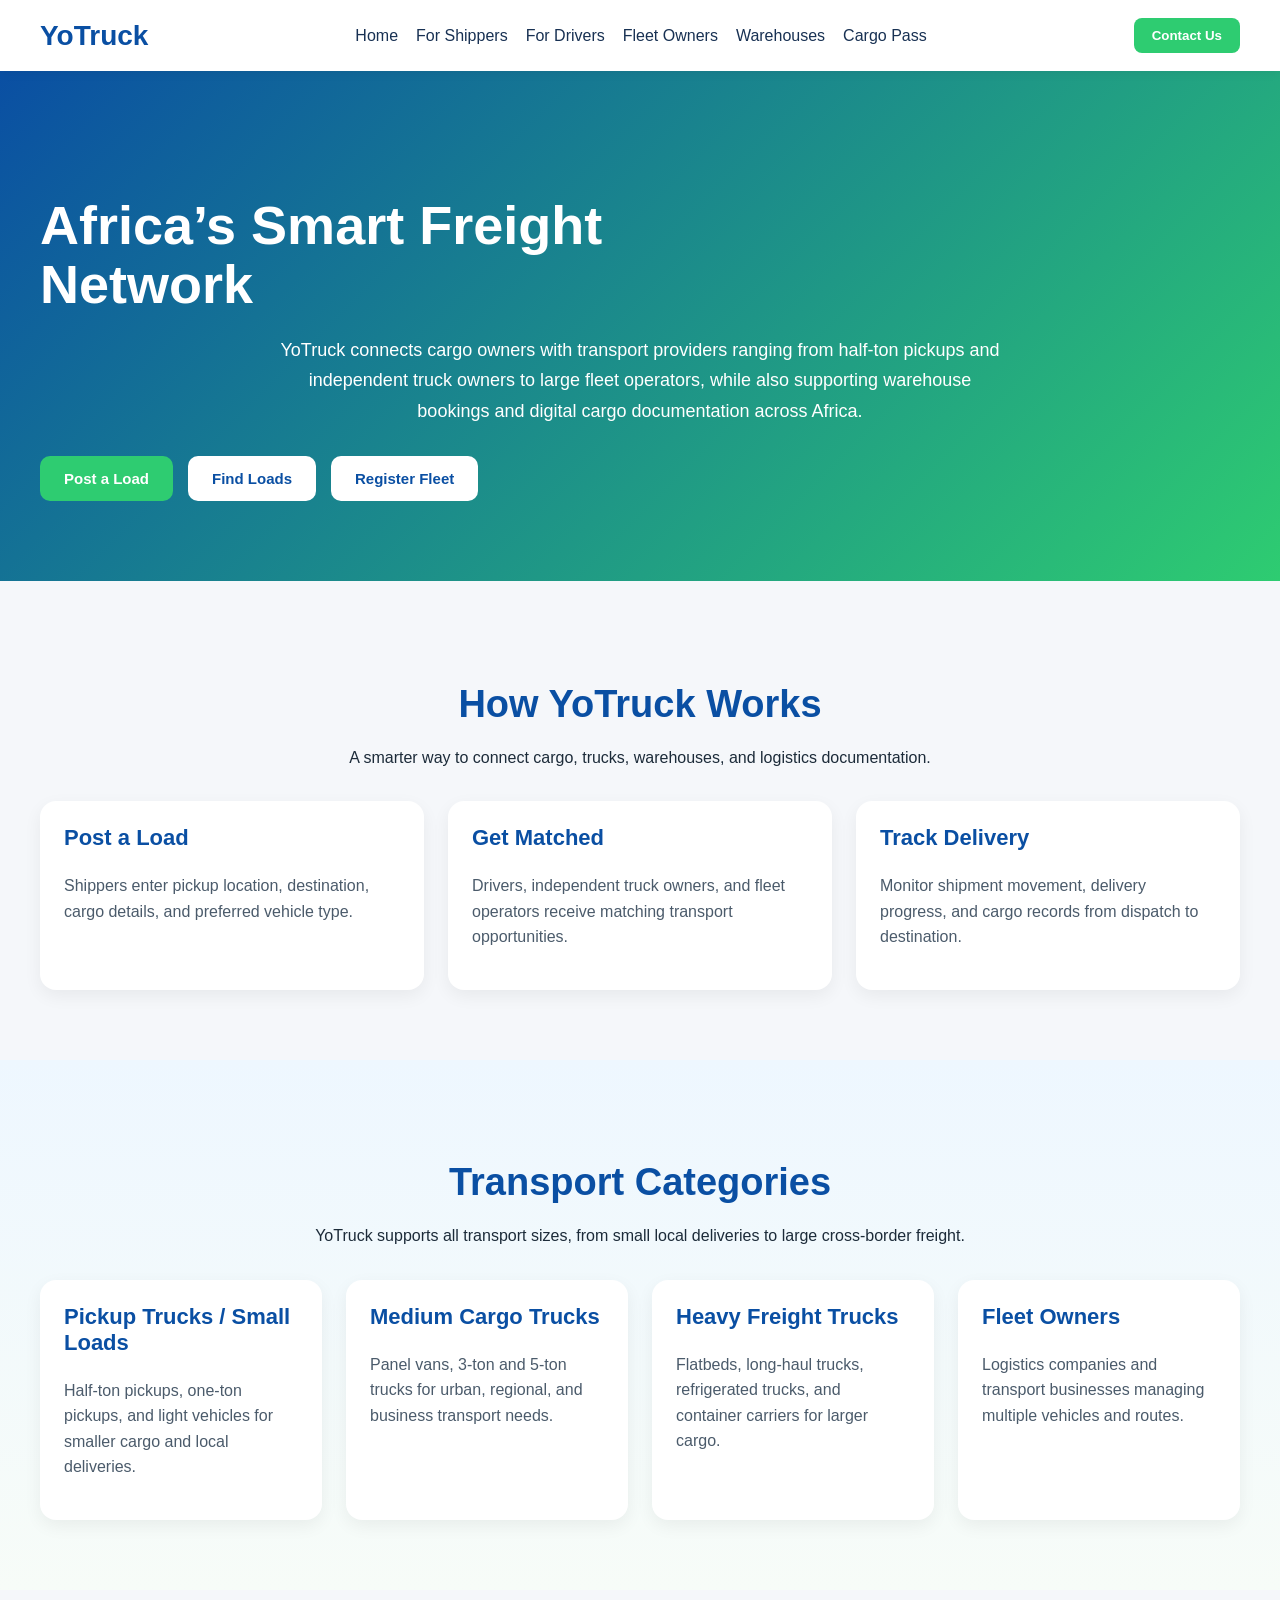
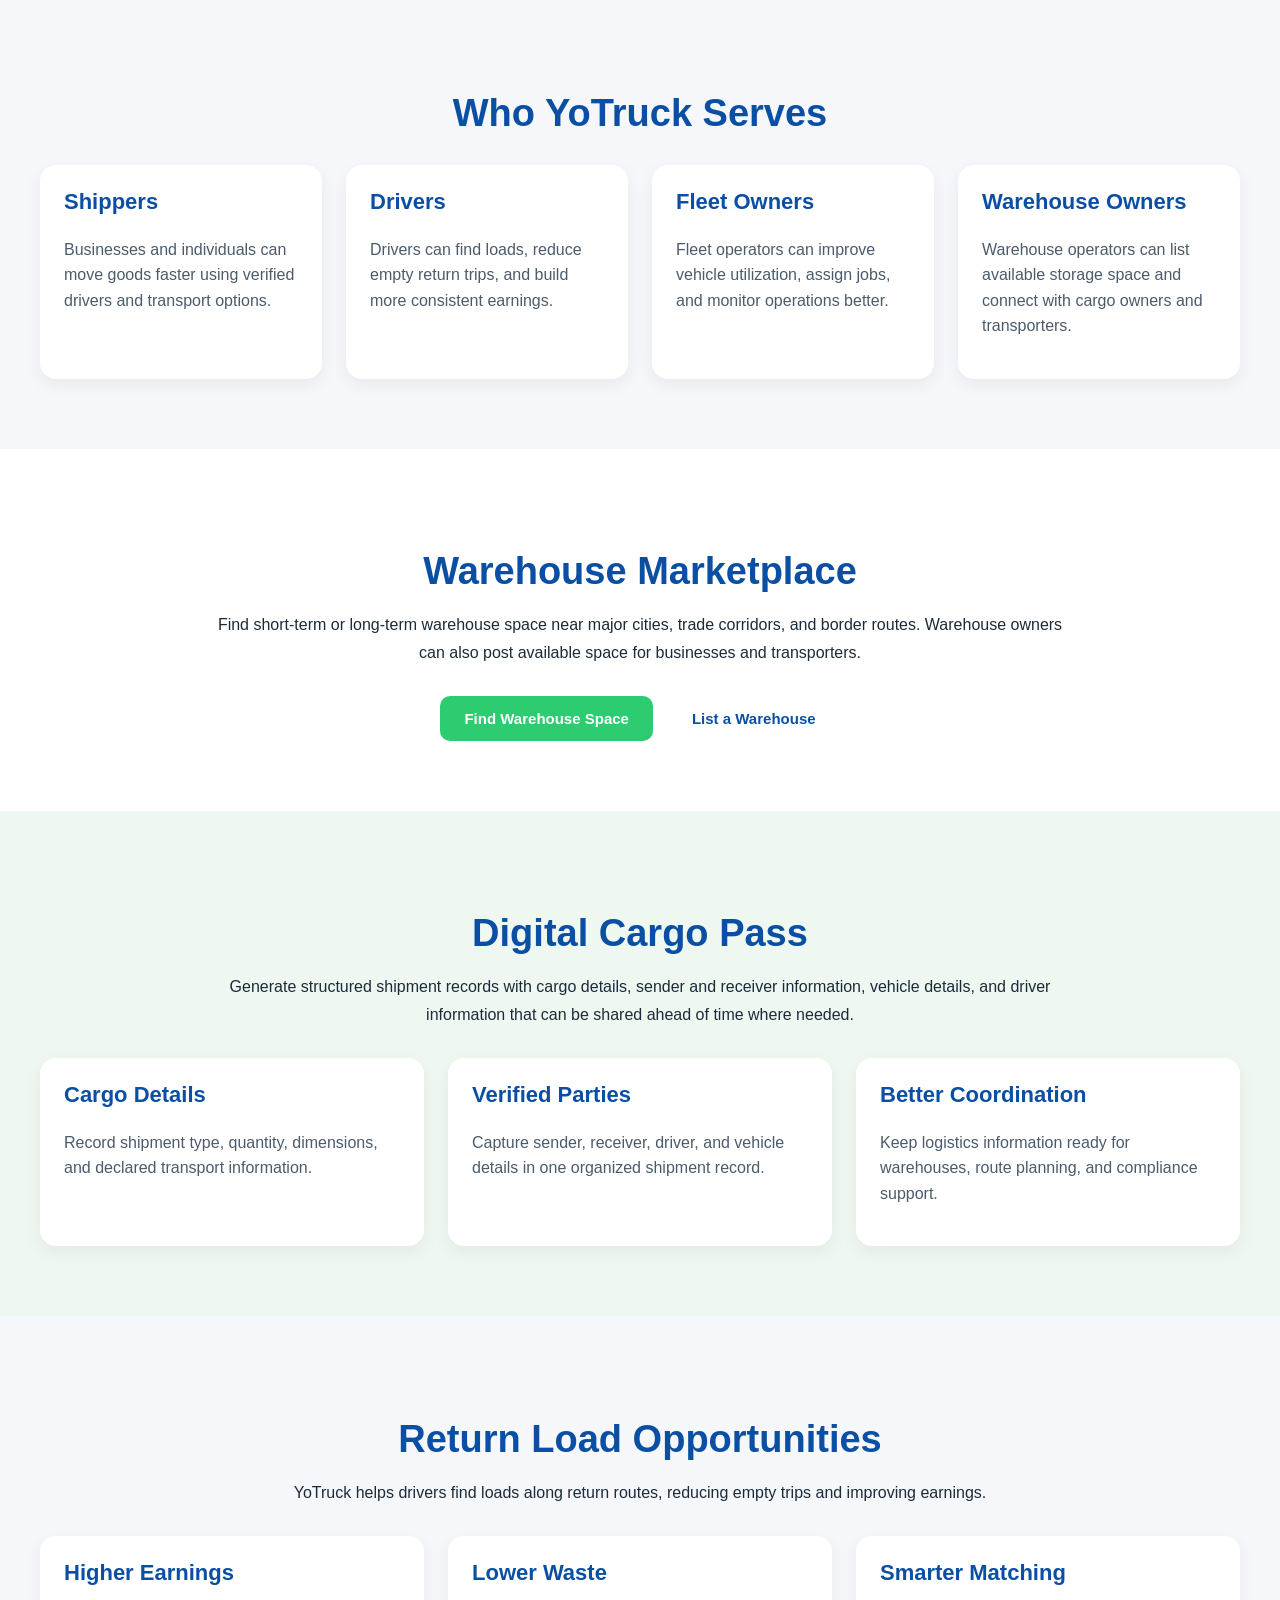
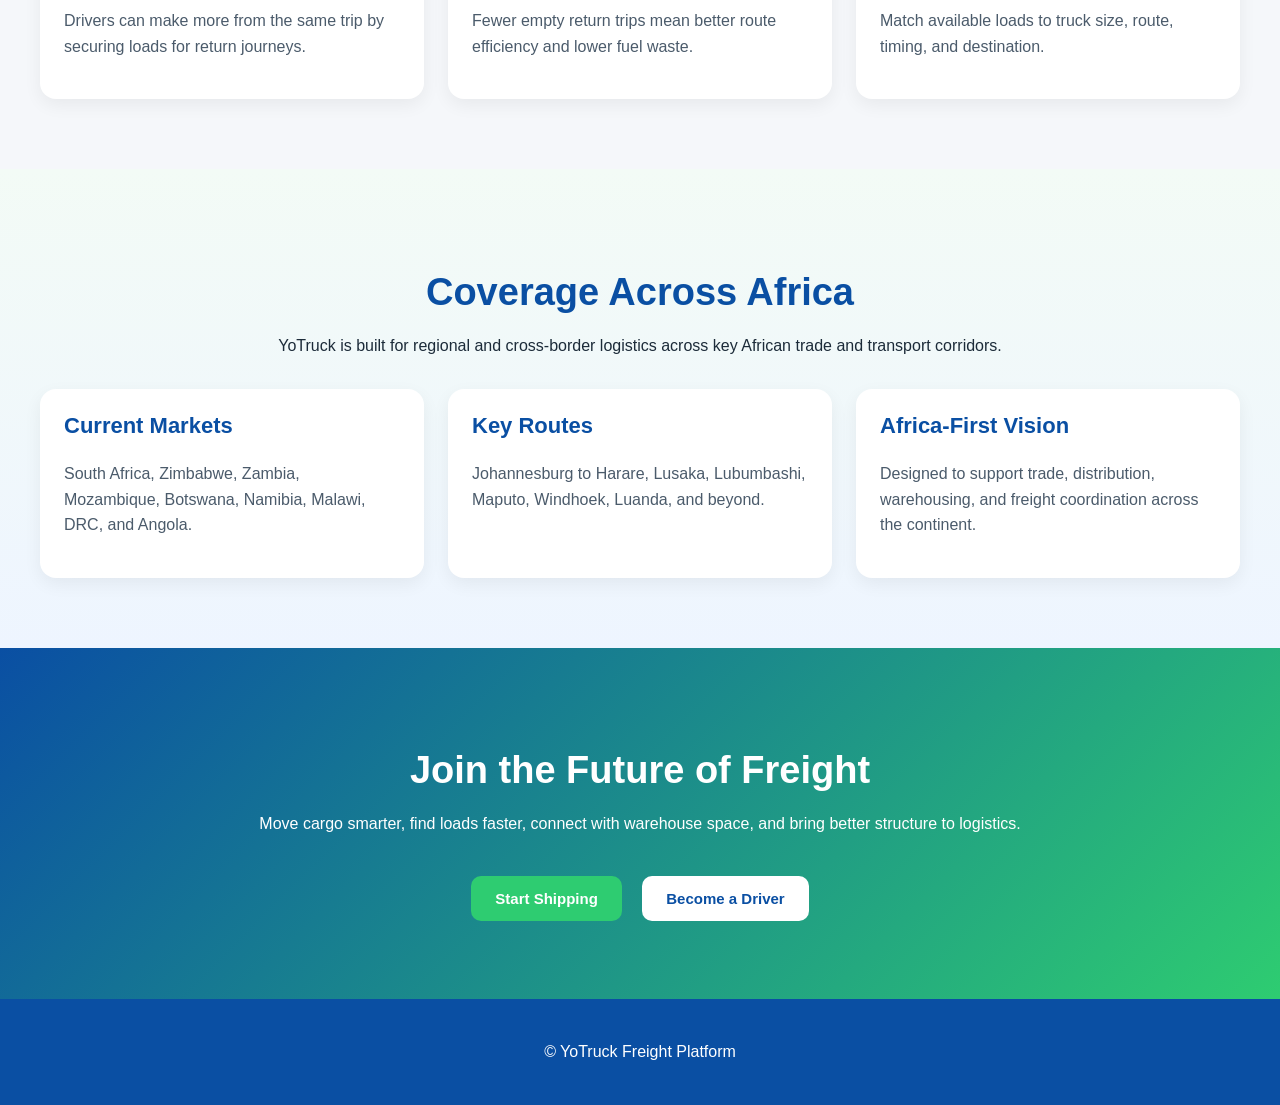
<file: index.html>
<!DOCTYPE html>
<html lang="en">
<head>
  <meta charset="UTF-8" />
  <meta name="viewport" content="width=device-width, initial-scale=1.0" />
  <title>YoTruck | Africa's Smart Freight Network</title>
  <meta
    name="description"
    content="YoTruck connects shippers, drivers, fleet owners, and warehouse operators across Africa through smart freight, storage, and cargo documentation tools."
  />
  <link rel="stylesheet" href="style.css" />
</head>
<body>

  <header>
    <div class="logo">YoTruck</div>

    <nav>
      <a href="index.html">Home</a>
      <a href="pages/shippers.html">For Shippers</a>
      <a href="pages/drivers.html">For Drivers</a>
      <a href="pages/fleet.html">Fleet Owners</a>
      <a href="pages/warehouses.html">Warehouses</a>
      <a href="pages/cargo-pass.html">Cargo Pass</a>
    </nav>

    <button class="contact">Contact Us</button>
  </header>

  <section class="hero">
    <h1>Africa’s Smart Freight Network</h1>
    <p>
      YoTruck connects cargo owners with transport providers ranging from half-ton pickups
      and independent truck owners to large fleet operators, while also supporting warehouse
      bookings and digital cargo documentation across Africa.
    </p>

    <div class="hero-buttons">
      <button class="primary">Post a Load</button>
      <button class="secondary">Find Loads</button>
      <button class="secondary">Register Fleet</button>
    </div>
  </section>

  <section>
    <h2>How YoTruck Works</h2>
    <p>
      A smarter way to connect cargo, trucks, warehouses, and logistics documentation.
    </p>

    <div class="cards">
      <div class="card">
        <h3>Post a Load</h3>
        <p>
          Shippers enter pickup location, destination, cargo details, and preferred vehicle type.
        </p>
      </div>

      <div class="card">
        <h3>Get Matched</h3>
        <p>
          Drivers, independent truck owners, and fleet operators receive matching transport opportunities.
        </p>
      </div>

      <div class="card">
        <h3>Track Delivery</h3>
        <p>
          Monitor shipment movement, delivery progress, and cargo records from dispatch to destination.
        </p>
      </div>
    </div>
  </section>

  <section class="transport">
    <h2>Transport Categories</h2>
    <p>
      YoTruck supports all transport sizes, from small local deliveries to large cross-border freight.
    </p>

    <div class="cards">
      <div class="card">
        <h3>Pickup Trucks / Small Loads</h3>
        <p>
          Half-ton pickups, one-ton pickups, and light vehicles for smaller cargo and local deliveries.
        </p>
      </div>

      <div class="card">
        <h3>Medium Cargo Trucks</h3>
        <p>
          Panel vans, 3-ton and 5-ton trucks for urban, regional, and business transport needs.
        </p>
      </div>

      <div class="card">
        <h3>Heavy Freight Trucks</h3>
        <p>
          Flatbeds, long-haul trucks, refrigerated trucks, and container carriers for larger cargo.
        </p>
      </div>

      <div class="card">
        <h3>Fleet Owners</h3>
        <p>
          Logistics companies and transport businesses managing multiple vehicles and routes.
        </p>
      </div>
    </div>
  </section>

  <section>
    <h2>Who YoTruck Serves</h2>

    <div class="cards">
      <div class="card">
        <h3>Shippers</h3>
        <p>
          Businesses and individuals can move goods faster using verified drivers and transport options.
        </p>
      </div>

      <div class="card">
        <h3>Drivers</h3>
        <p>
          Drivers can find loads, reduce empty return trips, and build more consistent earnings.
        </p>
      </div>

      <div class="card">
        <h3>Fleet Owners</h3>
        <p>
          Fleet operators can improve vehicle utilization, assign jobs, and monitor operations better.
        </p>
      </div>

      <div class="card">
        <h3>Warehouse Owners</h3>
        <p>
          Warehouse operators can list available storage space and connect with cargo owners and transporters.
        </p>
      </div>
    </div>
  </section>

  <section class="warehouse">
    <h2>Warehouse Marketplace</h2>
    <p>
      Find short-term or long-term warehouse space near major cities, trade corridors, and border routes.
      Warehouse owners can also post available space for businesses and transporters.
    </p>

    <div class="hero-buttons" style="justify-content: center;">
      <button class="primary">Find Warehouse Space</button>
      <button class="secondary">List a Warehouse</button>
    </div>
  </section>

  <section class="light-section">
    <h2>Digital Cargo Pass</h2>
    <p>
      Generate structured shipment records with cargo details, sender and receiver information,
      vehicle details, and driver information that can be shared ahead of time where needed.
    </p>

    <div class="cards">
      <div class="card">
        <h3>Cargo Details</h3>
        <p>
          Record shipment type, quantity, dimensions, and declared transport information.
        </p>
      </div>

      <div class="card">
        <h3>Verified Parties</h3>
        <p>
          Capture sender, receiver, driver, and vehicle details in one organized shipment record.
        </p>
      </div>

      <div class="card">
        <h3>Better Coordination</h3>
        <p>
          Keep logistics information ready for warehouses, route planning, and compliance support.
        </p>
      </div>
    </div>
  </section>

  <section>
    <h2>Return Load Opportunities</h2>
    <p>
      YoTruck helps drivers find loads along return routes, reducing empty trips and improving earnings.
    </p>

    <div class="cards">
      <div class="card">
        <h3>Higher Earnings</h3>
        <p>
          Drivers can make more from the same trip by securing loads for return journeys.
        </p>
      </div>

      <div class="card">
        <h3>Lower Waste</h3>
        <p>
          Fewer empty return trips mean better route efficiency and lower fuel waste.
        </p>
      </div>

      <div class="card">
        <h3>Smarter Matching</h3>
        <p>
          Match available loads to truck size, route, timing, and destination.
        </p>
      </div>
    </div>
  </section>

  <section class="coverage">
    <h2>Coverage Across Africa</h2>
    <p>
      YoTruck is built for regional and cross-border logistics across key African trade and transport corridors.
    </p>

    <div class="cards">
      <div class="card">
        <h3>Current Markets</h3>
        <p>
          South Africa, Zimbabwe, Zambia, Mozambique, Botswana, Namibia, Malawi, DRC, and Angola.
        </p>
      </div>

      <div class="card">
        <h3>Key Routes</h3>
        <p>
          Johannesburg to Harare, Lusaka, Lubumbashi, Maputo, Windhoek, Luanda, and beyond.
        </p>
      </div>

      <div class="card">
        <h3>Africa-First Vision</h3>
        <p>
          Designed to support trade, distribution, warehousing, and freight coordination across the continent.
        </p>
      </div>
    </div>
  </section>

  <section class="cta">
    <h2>Join the Future of Freight</h2>
    <p>
      Move cargo smarter, find loads faster, connect with warehouse space, and bring better structure to logistics.
    </p>
    <button class="primary">Start Shipping</button>
    <button class="secondary">Become a Driver</button>
  </section>

  <footer>
    <p>© YoTruck Freight Platform</p>
  </footer>

</body>
</html>
</file>
<file: style.css>
* {
  box-sizing: border-box;
}

body {
  margin: 0;
  font-family: Arial, sans-serif;
  background: #f5f7fa;
  color: #1c2b39;
}

header {
  display: flex;
  justify-content: space-between;
  align-items: center;
  padding: 18px 40px;
  background: #ffffff;
  box-shadow: 0 2px 10px rgba(0, 0, 0, 0.06);
  position: sticky;
  top: 0;
  z-index: 1000;
}

.logo {
  font-size: 28px;
  font-weight: bold;
  color: #0a4fa3;
}

nav {
  display: flex;
  gap: 18px;
  flex-wrap: wrap;
}

nav a {
  text-decoration: none;
  color: #183153;
  font-weight: 500;
}

nav a:hover {
  color: #2ecc71;
}

.contact {
  background: #2ecc71;
  color: white;
  border: none;
  padding: 10px 18px;
  border-radius: 8px;
  cursor: pointer;
  font-weight: 600;
}

.hero {
  background: linear-gradient(135deg, #0a4fa3, #2ecc71);
  color: white;
  text-align: left;
  padding: 80px 40px;
}

.hero h1 {
  font-size: 54px;
  line-height: 1.1;
  max-width: 700px;
  margin-bottom: 20px;
}

.hero p {
  max-width: 720px;
  font-size: 18px;
  line-height: 1.7;
  margin-bottom: 30px;
}

.hero-buttons {
  display: flex;
  gap: 15px;
  flex-wrap: wrap;
}

.hero-buttons button,
.primary,
.secondary {
  padding: 14px 24px;
  border-radius: 10px;
  border: none;
  font-size: 15px;
  font-weight: 600;
  cursor: pointer;
}

.primary {
  background: #2ecc71;
  color: white;
}

.secondary {
  background: white;
  color: #0a4fa3;
}

section {
  padding: 70px 40px;
}

section h2 {
  text-align: center;
  font-size: 38px;
  margin-bottom: 18px;
  color: #0a4fa3;
}

section > p {
  text-align: center;
  max-width: 850px;
  margin: 0 auto 30px auto;
  line-height: 1.7;
}

.cards {
  display: grid;
  grid-template-columns: repeat(auto-fit, minmax(220px, 1fr));
  gap: 24px;
  margin-top: 30px;
}

.card {
  background: white;
  border-radius: 16px;
  padding: 24px;
  box-shadow: 0 6px 18px rgba(0, 0, 0, 0.06);
}

.card h3 {
  margin-top: 0;
  color: #0a4fa3;
  font-size: 22px;
}

.card p {
  line-height: 1.6;
  color: #4b5b6b;
}

.transport {
  background: linear-gradient(180deg, #eef7ff, #f7fcf8);
}

.warehouse {
  background: #ffffff;
  text-align: center;
}

.coverage {
  background: linear-gradient(180deg, #f3fbf6, #eef5ff);
}

.coverage ul {
  max-width: 400px;
  margin: 20px auto 0 auto;
  text-align: left;
  line-height: 1.9;
}

.cta {
  background: linear-gradient(135deg, #0a4fa3, #2ecc71);
  color: white;
  text-align: center;
}

.cta h2 {
  color: white;
}

.cta .primary,
.cta .secondary {
  margin: 8px;
}

footer {
  background: #0a4fa3;
  color: white;
  text-align: center;
  padding: 28px 20px;
}

.small-hero {
  padding: 70px 40px;
}

.light-section {
  background: #eef8f1;
}

.section-text {
  max-width: 800px;
  margin: 0 auto;
  text-align: center;
  line-height: 1.7;
}

@media (max-width: 768px) {
  header {
    flex-direction: column;
    gap: 14px;
    padding: 18px 20px;
  }

  nav {
    justify-content: center;
  }

  .hero,
  .small-hero,
  section {
    padding: 50px 20px;
  }

  .hero h1 {
    font-size: 38px;
  }

  .hero p {
    font-size: 16px;
  }

  .hero-buttons {
    flex-direction: column;
    align-items: stretch;
  }

  .hero-buttons button,
  .primary,
  .secondary {
    width: 100%;
  }
}
</file>
